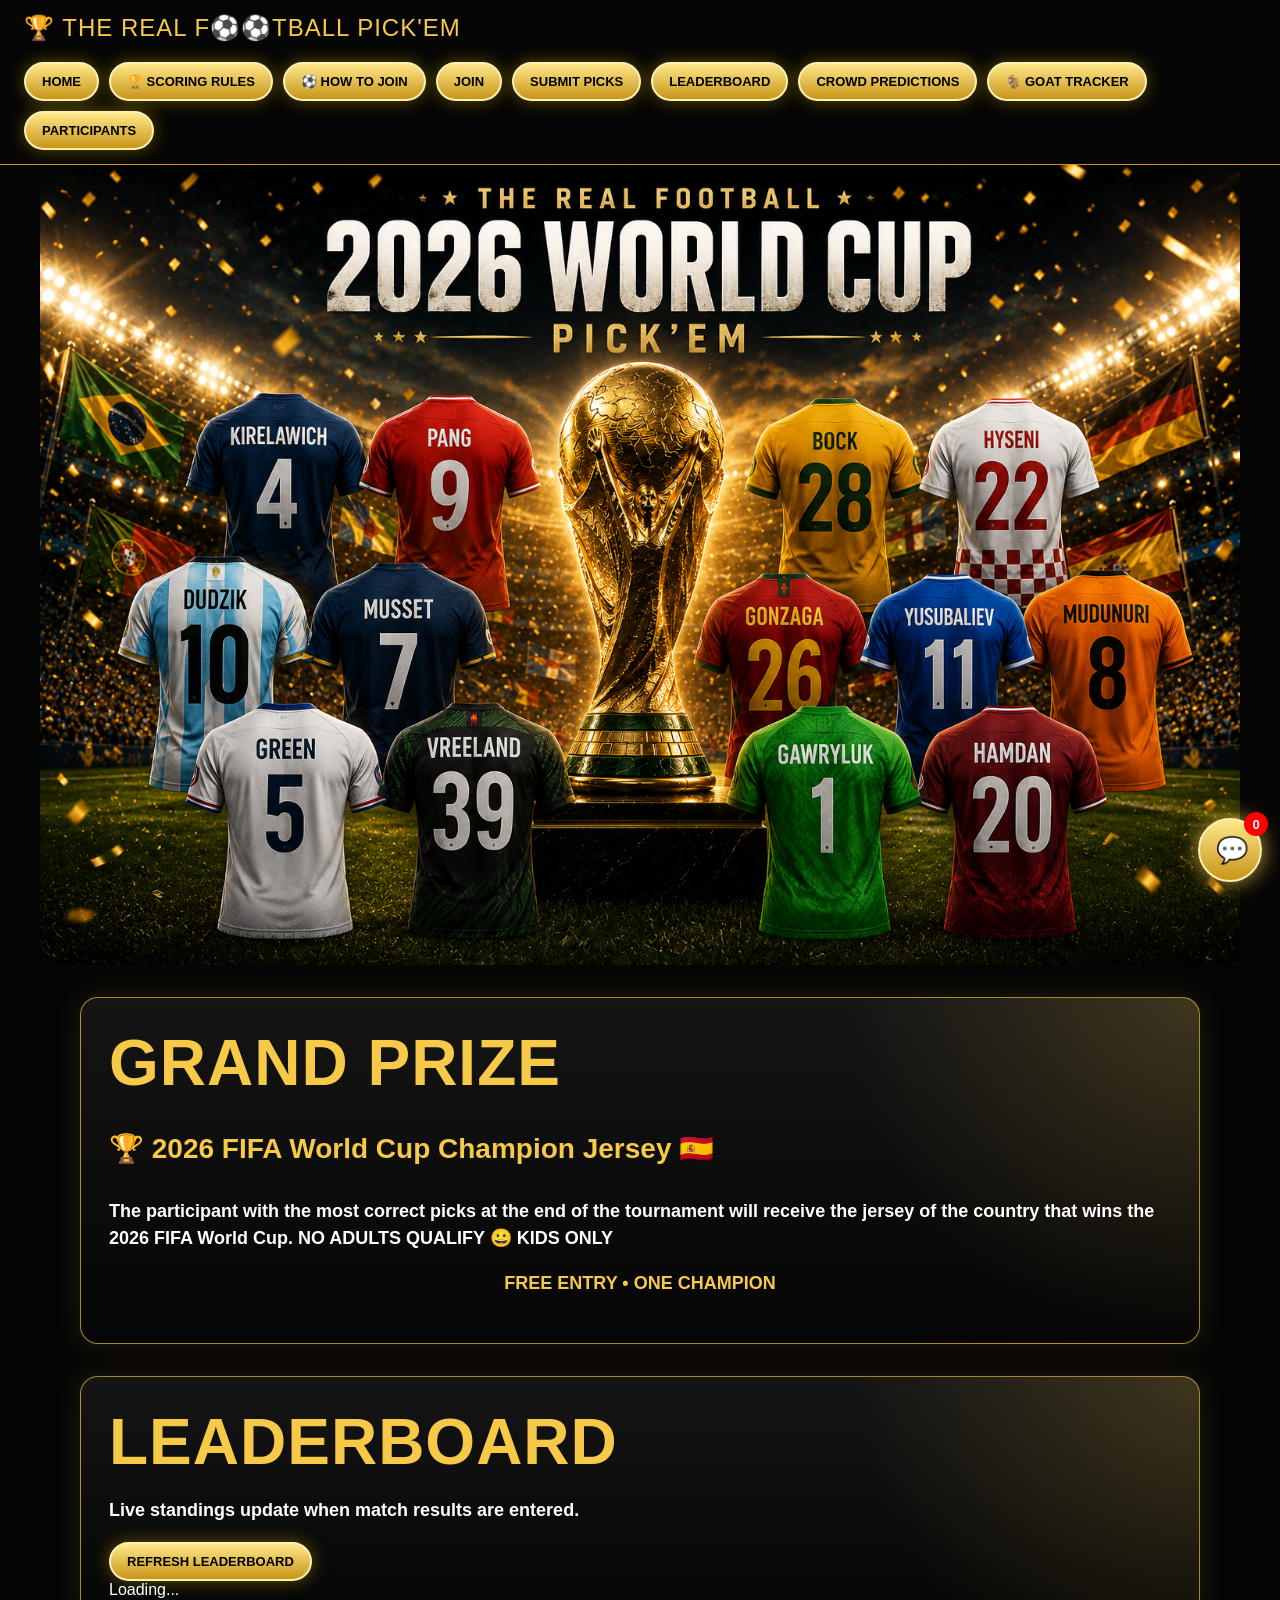
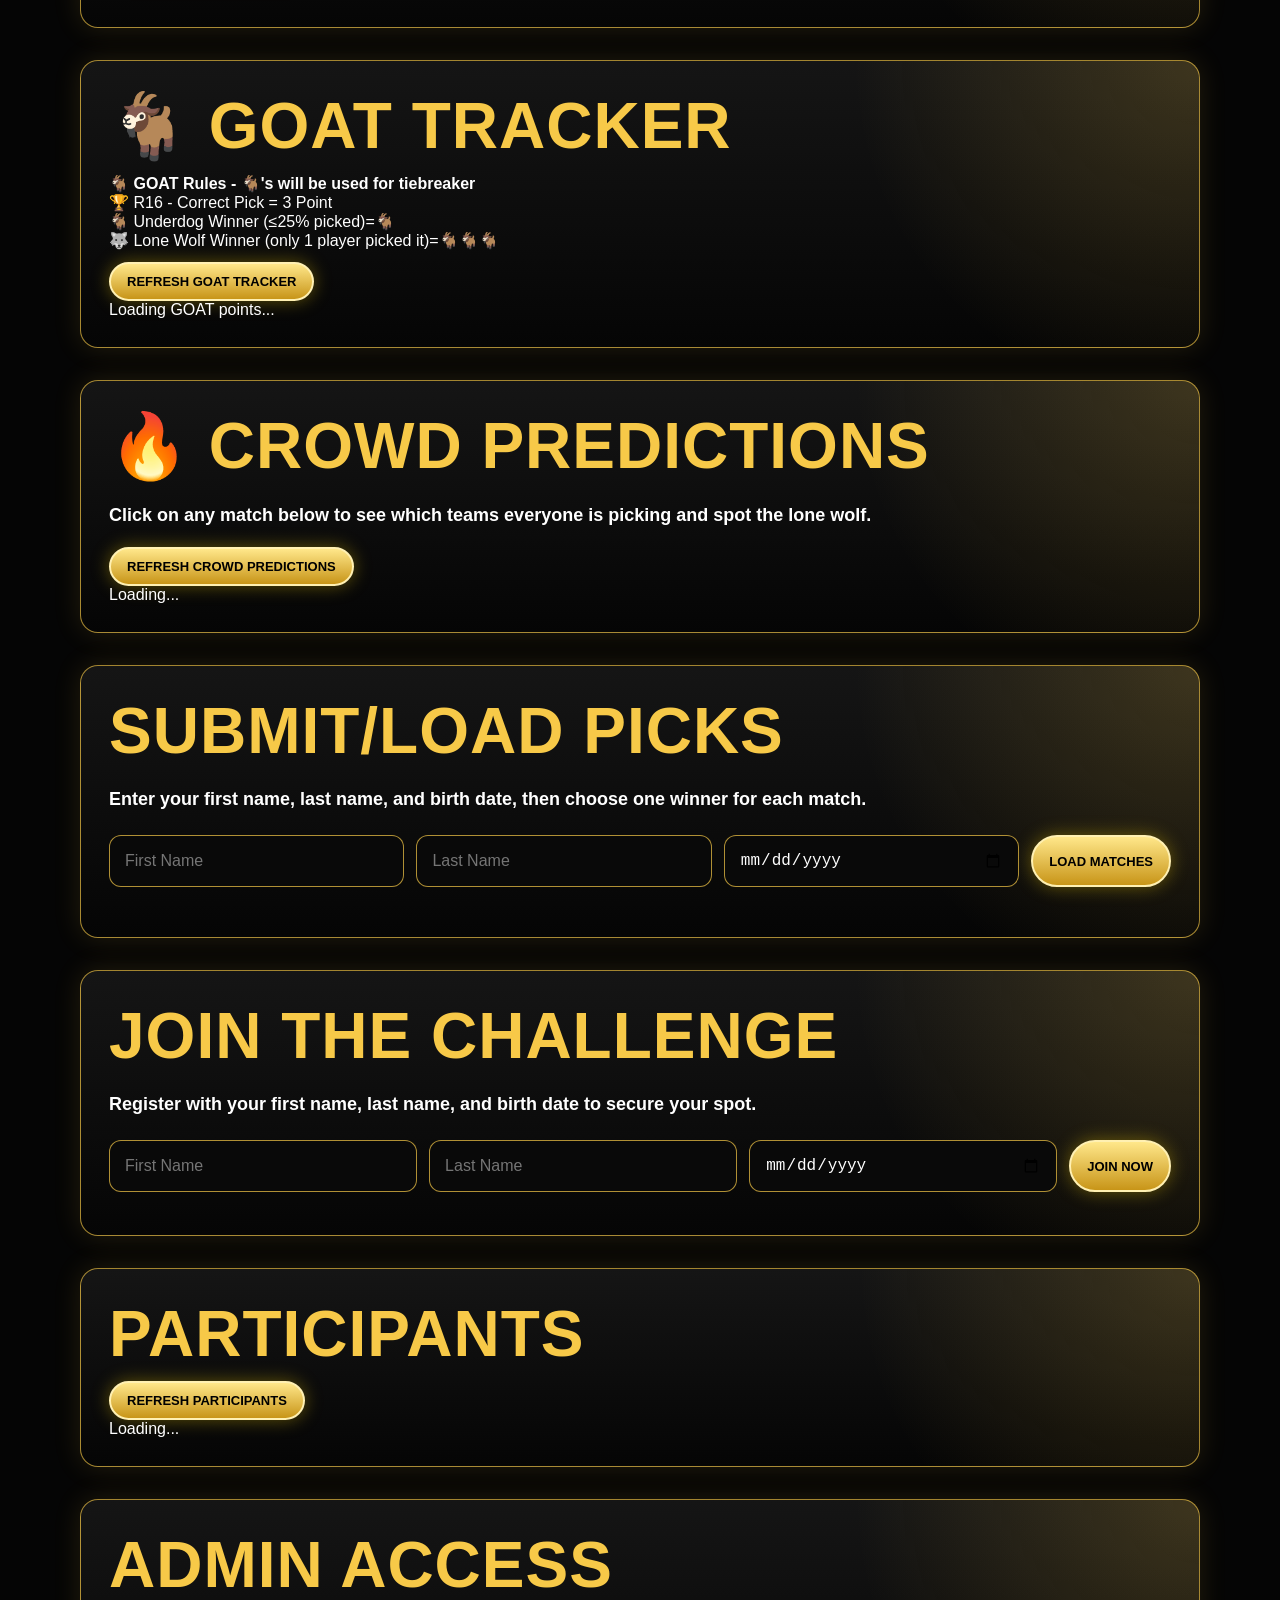
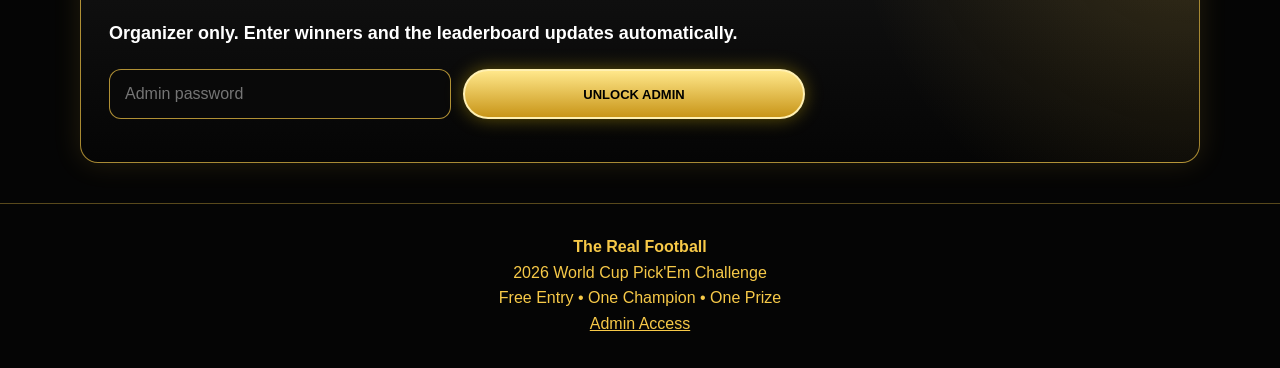
<file: index.html>
<!DOCTYPE html>
<html lang="en">
<head>
  <meta charset="UTF-8" />
  <meta name="viewport" content="width=device-width, initial-scale=1.0" />
  <title>The Real Football | 2026 World Cup Pick'Em</title>
  <meta property="og:title" content="The Real Football | 2026 World Cup Pick'Em">
<meta property="og:description" content="Free to enter. Pick every match. Climb the leaderboard. Win a jersey of the World Cup champion.">
<meta property="og:image" content="https://therealfootball.live/social-preview.png">
<meta property="og:image:width" content="1200">
<meta property="og:image:height" content="630">
<meta property="og:url" content="https://therealfootball.live">
<meta property="og:type" content="website">
<meta name="twitter:card" content="summary_large_image">
  <meta name="twitter:image" content="https://therealfootball.live/social-preview.png">
<meta name="twitter:title" content="The Real Football | 2026 World Cup Pick'Em">
<meta name="twitter:description" content="Free to enter. Pick every match. Climb the leaderboard.">
  <link rel="stylesheet" href="style.css" />
</head>
<body>
  <nav class="top-nav">
    <div class="logo"> 🏆 THE REAL F⚽⚽TBALL PICK'EM</div>

    <button class="hamburger" id="hamburgerBtn" aria-label="Open menu" aria-expanded="false">
      <span></span><span></span><span></span>
    </button>

    <div class="nav-links" id="navLinks">
      <a href="#top">Home</a>
      <a href="rules.html" target="_blank">🏆 SCORING RULES</a>
      <a href="how-it-works.html" target="_blank">⚽ How to Join</a>
      <a href="#join">Join</a>
      <a href="#submit-picks">Submit Picks</a>
      <a href="#leaderboard">Leaderboard</a>
      <a href="#crowd-predictions">Crowd Predictions</a>
       <a href="#goat-tracker">🐐 GOAT Tracker</a>
      <a href="#participants">Participants</a>
     
      
    </div>
  </nav>

  <main>
    <section class="hero" id="top">
      <img src="hero.png" alt="The Real Football 2026 World Cup Pick'Em">
    </section>


    <section class="panel prize">
      <h1>Grand Prize</h1>
      <p class="prize-main">🏆  2026 FIFA World Cup Champion Jersey 🇪🇸</p>
      <p>The participant with the most correct picks at the end of the tournament will receive the jersey of the country that wins the 2026 FIFA World Cup. NO ADULTS QUALIFY 😀 KIDS ONLY</p>
      <p class="gold-line">FREE ENTRY • ONE CHAMPION</p>
    </section>

  <section class="panel" id="leaderboard">
      <h1>Leaderboard</h1>
      <p>Live standings update when match results are entered.</p>
      <button onclick="loadLeaderboard()">Refresh Leaderboard</button>
      <div id="leaderboardData"></div>
    </section>
<section class="panel" id="goat-tracker">
  <h1>🐐 GOAT Tracker</h1>
 <div style="margin-bottom:12px;">
  <strong>🐐 GOAT Rules - 🐐's will be used for tiebreaker</strong><br>
  🏆 R16 - Correct Pick = 3 Point<br>
  🐐 Underdog Winner (≤25% picked)=🐐<br>
  🐺 Lone Wolf Winner (only 1 player picked it)=🐐🐐🐐
</div>
  <button onclick="loadGoatTracker()">Refresh GOAT Tracker</button>
  <div id="goatTrackerData">GOAT points appear after match results are entered.</div>
</section>

<section class="panel" id="crowd-predictions">
  <h1>🔥 Crowd Predictions</h1>
  <p>Click on any match below to see which teams everyone is picking and spot the lone wolf.</p>
  <button onclick="loadCrowdPredictions()">Refresh Crowd Predictions</button>
  <div id="crowdPredictionsData"></div>
</section>

<section class="panel" id="submit-picks">
      <h1>Submit/Load Picks</h1>
      <p>Enter your first name, last name, and birth date, then choose one winner for each match.</p>
      <div class="lookup-grid">
        <input id="lookupFirstName" placeholder="First Name" required>
        <input id="lookupLastName" placeholder="Last Name" required>
        <input id="lookupBirthDate" type="date" required>
        <button onclick="loadPickForm()">Load Matches</button>
      </div>
      <div id="pickMessage"></div>
      <form id="pickForm"></form>
    </section>

    
    <section class="intro panel" id="join">
      <h1>Join The Challenge</h1>
      <p>Register with your first name, last name, and birth date to secure your spot.</p>
      <form id="joinForm">
        <input id="firstName" placeholder="First Name" required>
        <input id="lastName" placeholder="Last Name" required>
        <input id="birthDate" type="date" required>
        <button type="submit">Join Now</button>
      </form>
      <div id="formMessage"></div>
    </section>

    
  
<section class="panel" id="participants">
  <h1>Participants</h1>
  <button onclick="loadParticipants()">Refresh Participants</button>
  <div id="participantsData"></div>
</section>

    <section class="panel" id="admin">
      <h1>Admin Access</h1>
      <p>Organizer only. Enter winners and the leaderboard updates automatically.</p>
      <div class="lookup-grid">
        <input id="adminPassword" type="password" placeholder="Admin password">
        <button onclick="unlockAdmin()">Unlock Admin</button>
      </div>
      <div id="adminMessage"></div>
      <div id="adminArea" class="hidden">
        <button onclick="loadAdminResults()">Load Result Entry</button>
        <div id="adminResultsData"></div>
      </div>
    </section>

    <footer>
      <strong>The Real Football</strong><br>
      2026 World Cup Pick'Em Challenge<br>
      Free Entry • One Champion • One Prize<br>
      <a href="#admin">Admin Access</a>
    </footer>
  </main>

<script>
const hamburgerBtn = document.getElementById("hamburgerBtn");
const navLinks = document.getElementById("navLinks");

hamburgerBtn.addEventListener("click", () => {
  navLinks.classList.toggle("open");
  hamburgerBtn.classList.toggle("open");
  hamburgerBtn.setAttribute("aria-expanded", navLinks.classList.contains("open"));
});

document.querySelectorAll(".nav-links a").forEach(link => {
  link.addEventListener("click", () => {
    navLinks.classList.remove("open");
    hamburgerBtn.classList.remove("open");
    hamburgerBtn.setAttribute("aria-expanded", "false");
  });
});

const SUPABASE_URL = "https://tgnwncfrlloiqdwrscok.supabase.co";
const SUPABASE_KEY = "sb_publishable_iaJe2pMEkG4PvJKA1aoKtA_6DIq9zXy";
const ADMIN_PASSWORD = "ECNL2";
let currentParticipant = null;
let currentMatches = [];
let existingPickMap = {};

const flags = {
  "Mexico":"🇲🇽","South Africa":"🇿🇦","South Korea":"🇰🇷","Czechia":"🇨🇿","Canada":"🇨🇦",
  "Bosnia and Herzegovina":"🇧🇦","USA":"🇺🇸","Paraguay":"🇵🇾","Haiti":"🇭🇹","Scotland":"🏴󠁧󠁢󠁳󠁣󠁴󠁿",
  "Australia":"🇦🇺","Türkiye":"🇹🇷","Brazil":"🇧🇷","Morocco":"🇲🇦","Qatar":"🇶🇦","Switzerland":"🇨🇭",
  "Côte d'Ivoire":"🇨🇮","Ecuador":"🇪🇨","Germany":"🇩🇪","Curaçao":"🇨🇼","Netherlands":"🇳🇱",
  "Japan":"🇯🇵","Sweden":"🇸🇪","Tunisia":"🇹🇳","Saudi Arabia":"🇸🇦","Uruguay":"🇺🇾",
  "Spain":"🇪🇸","Cape Verde":"🇨🇻","Iran":"🇮🇷","New Zealand":"🇳🇿","Belgium":"🇧🇪","Egypt":"🇪🇬",
  "France":"🇫🇷","Senegal":"🇸🇳","Iraq":"🇮🇶","Norway":"🇳🇴","Argentina":"🇦🇷","Algeria":"🇩🇿",
  "Austria":"🇦🇹","Jordan":"🇯🇴","Ghana":"🇬🇭","Panama":"🇵🇦","England":"🏴󠁧󠁢󠁥󠁮󠁧󠁿","Croatia":"🇭🇷",
  "Portugal":"🇵🇹","Congo DR":"🇨🇩","Uzbekistan":"🇺🇿","Colombia":"🇨🇴","Draw":"🤝"
};

function normalizeName(str) {
  return String(str || "").trim();
}

function escapeHtml(str) {
  return String(str || "").replace(/[&<>"']/g, s => ({
    "&":"&amp;","<":"&lt;",">":"&gt;","\"":"&quot;","'":"&#039;"
  }[s]));
}

function teamLabel(team) {
  return escapeHtml(team);
}

async function supabaseFetch(path, options = {}) {
  return fetch(`${SUPABASE_URL}/rest/v1/${path}`, {
    ...options,
    headers: {
      "apikey": SUPABASE_KEY,
      "Authorization": `Bearer ${SUPABASE_KEY}`,
      "Content-Type": "application/json",
      "Prefer": "return=representation",
      ...(options.headers || {})
    }
  });
}

function isLocked(match) {
  if (match.locked) return true;
  if (!match.kickoff_time) return false;
  return new Date(match.kickoff_time) <= new Date();
}

function displayName(player) {
  return `${player.first_name || ""} ${player.last_name || ""}`.trim() || player.name || "Player";
}

document.getElementById("joinForm").addEventListener("submit", async function(e) {
  e.preventDefault();
  const message = document.getElementById("formMessage");
  message.textContent = "Submitting...";
  message.className = "";

  const firstName = normalizeName(document.getElementById("firstName").value);
  const lastName = normalizeName(document.getElementById("lastName").value);
  const birthDate = document.getElementById("birthDate").value;
const existingRes = await supabaseFetch(
  "participants?select=first_name,last_name,name"
);

const existing = await existingRes.json();

const duplicate = Array.isArray(existing) && existing.some(p => {
  const existingFirst = normalizeName(p.first_name || "");
  const existingLast = normalizeName(p.last_name || "");
  const existingFull = normalizeName(p.name || "");
  const newFull = normalizeName(`${firstName} ${lastName}`);

  return (
    existingFirst === firstName && existingLast === lastName
  ) || existingFull === newFull;
});

if (duplicate) {
  message.textContent = "⚠️ This participant is already registered. Use Submit Picks to load your matches.";
  message.className = "error";
  return;
}
  const payload = {
    first_name: firstName,
    last_name: lastName,
    birth_date: birthDate,
    name: `${firstName} ${lastName}`.trim()
  };

  try {
    const res = await supabaseFetch("participants", {
      method: "POST",
      body: JSON.stringify(payload)
    });
    if (!res.ok) throw new Error(await res.text());

    message.textContent = "🏆 Registered! Now go to Submit Picks.";
    message.className = "success";
    document.getElementById("lookupFirstName").value = firstName;
    document.getElementById("lookupLastName").value = lastName;
    document.getElementById("lookupBirthDate").value = birthDate;
    e.target.reset();
    loadParticipants();
    loadLeaderboard();
  } catch (err) {
    message.textContent = "⚠️ Registration failed. This player may already be registered.";
    message.className = "error";
    console.error(err);
  }
});

async function loadPickForm() {
  const msg = document.getElementById("pickMessage");
  const form = document.getElementById("pickForm");
  form.innerHTML = "";
  msg.textContent = "Loading matches...";
  msg.className = "";

  const firstName = normalizeName(document.getElementById("lookupFirstName").value);
  const lastName = normalizeName(document.getElementById("lookupLastName").value);
  const birthDate = document.getElementById("lookupBirthDate").value;

  if (!firstName || !lastName || !birthDate) {
    msg.textContent = "Enter first name, last name, and birth date first.";
    msg.className = "error";
    return;
  }

  const lookup = `participants?select=id,first_name,last_name,birth_date,name&first_name=ilike.${encodeURIComponent(firstName)}&last_name=ilike.${encodeURIComponent(lastName)}&birth_date=eq.${encodeURIComponent(birthDate)}`;
  const pRes = await supabaseFetch(lookup);
  const participants = await pRes.json();

  if (!Array.isArray(participants) || participants.length === 0) {
    msg.textContent = "No player found. Please register first.";
    msg.className = "error";
    return;
  }

  currentParticipant = participants[0];

 const mRes = await supabaseFetch("matches?select=*&match_number=eq.103");
  currentMatches = await mRes.json();

  const existingRes = await supabaseFetch(`picks?select=match_id,selected_team&participant_id=eq.${currentParticipant.id}`);
  const existing = await existingRes.json();
  existingPickMap = {};
  if (Array.isArray(existing)) existing.forEach(p => existingPickMap[p.match_id] = p.selected_team);

  msg.textContent = `Welcome, ${displayName(currentParticipant)}. Make or update your picks below.`;
  msg.className = "success";

  form.innerHTML = currentMatches.map(match => {
    const locked = isLocked(match);
    const saved = existingPickMap[match.id] || "";
    const kickoff = match.kickoff_time ? new Date(match.kickoff_time).toLocaleString() : "";

    function choice(team) {
      const checked = saved === team ? "checked" : "";
      const disabled = locked ? "disabled" : "";
      return `<label class="choice"><input type="radio" name="${match.id}" value="${escapeHtml(team)}" ${checked} ${disabled}><span>${teamLabel(team)}</span></label>`;
    }

    return `<div class="match-card ${locked ? "match-locked" : ""}">
      <div class="match-title">Match ${match.match_number} • ${escapeHtml(match.group_name || match.round)} <span class="${locked ? "locked" : "open"}">${locked ? "🔒 Locked" : "Open"}</span></div>
      <div class="kickoff">${kickoff}</div>
      <div class="teams">${teamLabel(match.team_a)} <b>vs</b> ${teamLabel(match.team_b)}</div>
      <div class="choices">${choice(match.team_a)}${match.allow_draw ? choice("Draw") : ""}${choice(match.team_b)}</div>
    </div>`;
  }).join("") + `<button type="submit" class="submit-picks-btn">Save My Picks</button>`;
}

document.getElementById("pickForm").addEventListener("submit", async function(e) {
  e.preventDefault();
  const msg = document.getElementById("pickMessage");
  if (!currentParticipant) return;

  const picks = [];
  for (const match of currentMatches) {
    if (isLocked(match)) continue;
    const selected = document.querySelector(`input[name="${match.id}"]:checked`);
    if (selected) picks.push({participant_id: currentParticipant.id, match_id: match.id, selected_team: selected.value});
  }

  if (picks.length === 0) {
    msg.textContent = "Choose at least one open match before saving.";
    msg.className = "error";
    return;
  }

  const res = await fetch(`${SUPABASE_URL}/rest/v1/picks?on_conflict=participant_id,match_id`, {
    method: "POST",
    headers: {
      "apikey": SUPABASE_KEY,
      "Authorization": `Bearer ${SUPABASE_KEY}`,
      "Content-Type": "application/json",
      "Prefer": "resolution=merge-duplicates,return=representation"
    },
    body: JSON.stringify(picks)
  });

  if (!res.ok) {
    msg.textContent = "⚠️ Picks could not be saved.";
    msg.className = "error";
    return;
  }

  msg.textContent = `✅ Saved ${picks.length} pick(s)!`;
  msg.className = "success";
  loadPublicPicks();
});
async function loadChat() {
  const el = document.getElementById("chatMessages");
if (!el) return;
  const res = await supabaseFetch(
    "chat_messages?select=*&order=created_at.desc&limit=50"
  );

  const data = await res.json();
const badge = document.getElementById("chatBadge");
if (badge) badge.textContent = data.length;
  el.innerHTML = data.reverse().map(msg => `
    <div style="padding:8px;border-bottom:1px solid #333;">
      <strong>${escapeHtml(msg.player_name)}</strong><br>
      ${escapeHtml(msg.message)}
    </div>
  `).join("");
}

async function sendChat() {
  const nameInput = document.getElementById("chatName");
  const messageInput = document.getElementById("chatMessage");

  const name = nameInput.value.trim();
  const message = messageInput.value.trim();

  if (!name || !message) {
    alert("Enter your name and message first.");
    return;
  }

  const res = await supabaseFetch("chat_messages", {
    method: "POST",
    body: JSON.stringify({
      player_name: name,
      message: message
    })
  });

  console.log("Chat response:", res);

  if (!res.ok) {
    const errorText = await res.text();
    alert("Chat message could not be sent.");
    console.error("Chat send error:", errorText);
    return;
  }

  messageInput.value = "";
  await loadChat();
}

async function loadParticipants() {
  const el = document.getElementById("participantsData");
  el.innerHTML = "Loading...";
  const res = await supabaseFetch("participants?select=id,first_name,last_name,birth_date,name,created_at&order=created_at.desc");
  const data = await res.json();
  if (!Array.isArray(data) || data.length === 0) {
    el.innerHTML = "<p>No participants yet.</p>";
    return;
  }
  el.innerHTML = `<table><tr><th>Name</th><th>Registered</th></tr>` +
    data.map(p => `<tr><td>${escapeHtml(displayName(p))}</td><td>${new Date(p.created_at).toLocaleDateString()}</td></tr>`).join("") +
    `</table>`;
}

async function loadLeaderboard() {
  const el = document.getElementById("leaderboardData");
  el.innerHTML = "Loading...";

  const [leaderRes, picksRes, resultsRes] = await Promise.all([
    supabaseFetch("leaderboard?select=*&order=correct_picks.desc"),
    supabaseFetch("public_picks?select=*"),
    supabaseFetch("results?select=match_id,winning_team")
  ]);

  const data = await leaderRes.json();
  const picks = await picksRes.json();
  const results = await resultsRes.json();

  const goatPoints = {};

  if (Array.isArray(picks) && Array.isArray(results)) {
    results.forEach(result => {
      const matchPicks = picks.filter(p => p.match_id === result.match_id);
      const winners = matchPicks.filter(p => p.selected_team === result.winning_team);

      if (matchPicks.length === 0) return;

      const percent = winners.length / matchPicks.length;

      if (percent <= 0.25) {
        winners.forEach(p => {
          goatPoints[p.player_name] =
            (goatPoints[p.player_name] || 0) + 1;

          if (winners.length === 1) {
            goatPoints[p.player_name] += 2;
          }
        });
      }
    });
  }
const manualRes = await supabaseFetch("manual_goat_points?select=player_name,points");
const manualPoints = await manualRes.json();

if (Array.isArray(manualPoints)) {
  manualPoints.forEach(row => {
    goatPoints[row.player_name] =
      (goatPoints[row.player_name] || 0) + Number(row.points || 0);
  });
}
  if (!Array.isArray(data) || data.length === 0) {
    el.innerHTML = "<p>No scores yet.</p>";
    return;
  }

  el.innerHTML =
    `<table>
      <tr>
        <th>Rank</th>
        <th>Name</th>
        <th>Points</th>
        <th>GOAT</th>
      </tr>` +
    data.map((p, i) => {
      const goats = goatPoints[p.name] || 0;
      return `
        <tr>
          <td>${i === 0 ? "🏆" : i + 1}</td>
          <td>${escapeHtml(p.name)}</td>
          <td>${p.correct_picks}</td>
         <td>${goats > 0 ? `🐐 ${goats}` : "-"}</td>
        </tr>
      `;
    }).join("") +
    `</table>`;
}

async function loadPublicPicks() {
  const el = document.getElementById("publicPicksData");
  el.innerHTML = "Loading...";
 const res = await supabaseFetch("public_picks?select=*&order=match_number.asc");
  const data = await res.json();

  if (!Array.isArray(data) || data.length === 0) {
    el.innerHTML = "<p>No picks submitted yet.</p>";
    return;
  }

  el.innerHTML = `<table><tr><th>Player</th><th>Match</th><th>Pick</th></tr>` +
    data.map(p => {
      const matchLabel = `M${p.match_number}: ${teamLabel(p.team_a)} vs ${teamLabel(p.team_b)}`;
      return `<tr><td>${escapeHtml(p.player_name)}</td><td>${matchLabel}</td><td>${teamLabel(p.selected_team)}</td></tr>`;
    }).join("") +
    `</table>`;
  }
  async function loadGoatTracker() {
  const el = document.getElementById("goatTrackerData");
  el.innerHTML = "Loading GOAT points...";

  const [picksRes, resultsRes] = await Promise.all([
    supabaseFetch("public_picks?select=*"),
    supabaseFetch("results?select=match_id,winning_team")
  ]);

  const picks = await picksRes.json();
  const results = await resultsRes.json();

  if (!Array.isArray(picks) || !Array.isArray(results)) {
    el.innerHTML = "<p>No GOAT points yet.</p>";
    return;
  }

  const goatPoints = {};

  results.forEach(result => {
    const matchPicks = picks.filter(p => p.match_id === result.match_id);
    const winners = matchPicks.filter(p => p.selected_team === result.winning_team);

    if (matchPicks.length === 0) return;

    const percent = winners.length / matchPicks.length;

    if (percent <= 0.25) {
  winners.forEach(p => {
    goatPoints[p.player_name] =
      (goatPoints[p.player_name] || 0) + 1;

    if (winners.length === 1) {
      goatPoints[p.player_name] += 2;
    }
  });
}
  });
const manualRes = await supabaseFetch("manual_goat_points?select=player_name,points");
const manualPoints = await manualRes.json();

if (Array.isArray(manualPoints)) {
  manualPoints.forEach(row => {
    goatPoints[row.player_name] =
      (goatPoints[row.player_name] || 0) + Number(row.points || 0);
  });
}
  const leaders = Object.entries(goatPoints)
    .sort((a,b) => b[1] - a[1]);

  if (leaders.length === 0) {
    el.innerHTML = "<p>No GOAT points awarded yet.</p>";
    return;
  }

  el.innerHTML =
  `
  <div class="match-card">
    ${leaders.map(([name, pts], i) => {
      const rank =
        i === 0 ? "🥇" :
        i === 1 ? "🥈" :
        i === 2 ? "🥉" :
        `${i + 1}.`;

      return `
        <p style="font-size:1.2rem; margin:12px 0;">
          <strong>${rank} ${escapeHtml(name)}</strong>
          ${"🐐".repeat(pts)}
        </p>
      `;
    }).join("")}
  </div>
  `;
}
async function loadCrowdPredictions() {
  const el = document.getElementById("crowdPredictionsData");
  el.innerHTML = "Loading...";

 const res = await supabaseFetch("public_picks?select=*&match_number=eq.103");
  const data = await res.json();

  if (!Array.isArray(data) || data.length === 0) {
    el.innerHTML = "<p>No picks submitted yet.</p>";
    return;
  }

  const matches = {};

  data.forEach(p => {
    const key = p.match_id;
    if (!matches[key]) {
      matches[key] = {
        match_number: p.match_number,
        team_a: p.team_a,
        team_b: p.team_b,
        picks: {}
      };
    }

    matches[key].picks[p.selected_team] = matches[key].picks[p.selected_team] || [];
    matches[key].picks[p.selected_team].push(p.player_name);
  });

  el.innerHTML = Object.values(matches)
    .sort((a, b) => a.match_number - b.match_number)
    .map(match => {
      const total = Object.values(match.picks).reduce((sum, players) => sum + players.length, 0);

      const picksHtml = Object.entries(match.picks)
        .map(([team, players]) => {
          const percent = Math.round((players.length / total) * 100);
          const loneWolf = players.length === 1 ? ` 🐺 Lone Wolf: ${escapeHtml(players[0])}` : "";

          return `<p><strong>${teamLabel(team)}</strong>: ${percent}% (${players.length} pick${players.length === 1 ? "" : "s"})${loneWolf}</p>`;
        })
        .join("");

      const favorite = Object.entries(match.picks)
  .sort((a, b) => b[1].length - a[1].length)[0];

const favoriteTeam = favorite ? favorite[0] : "-";
const favoritePercent = favorite ? Math.round((favorite[1].length / total) * 100) : 0;
const hasLoneWolf = Object.values(match.picks)
  .some(players => players.length === 1);

return `
  <details class="match-card">
    <summary>
      M${match.match_number}: ${teamLabel(match.team_a)} vs ${teamLabel(match.team_b)}
     — 🔥 ${teamLabel(favoriteTeam)} ${favoritePercent}% ${hasLoneWolf ? "🐺" : ""}
    </summary>
    ${picksHtml}
  </details>
      `;
    })
    .join("");
}
function unlockAdmin() {
  const msg = document.getElementById("adminMessage");
  if (document.getElementById("adminPassword").value === ADMIN_PASSWORD) {
    document.getElementById("adminArea").classList.remove("hidden");
    msg.textContent = "✅ Admin unlocked.";
    msg.className = "success";
    loadAdminResults();
  } else {
    msg.textContent = "Wrong password.";
    msg.className = "error";
  }
}

async function loadAdminResults() {
  const el = document.getElementById("adminResultsData");
  el.innerHTML = "Loading result entry...";

  const [matchRes, resultRes] = await Promise.all([
supabaseFetch("matches?select=*&match_number=eq.103"),
    supabaseFetch("results?select=match_id,winning_team")
  ]);

  const matches = await matchRes.json();
  const results = await resultRes.json();

  const resultMap = {};
  if (Array.isArray(results)) {
    results.forEach(r => resultMap[r.match_id] = r.winning_team);
  }

  el.innerHTML = matches.map(match => {
    const current = resultMap[match.id] || "";
    const options = [match.team_a, match.allow_draw ? "Draw" : null, match.team_b].filter(Boolean);

    return `<div class="admin-match">
      <strong>M${match.match_number}:</strong> ${teamLabel(match.team_a)} vs ${teamLabel(match.team_b)}
      <select id="result-${match.id}">
        <option value="">No result yet</option>
        ${options.map(o => `<option value="${escapeHtml(o)}" ${current === o ? "selected" : ""}>${escapeHtml(o)}</option>`).join("")}
      </select>
      <button onclick="saveResult('${match.id}')">Save Result</button>
    </div>`;
  }).join("");
}
async function saveResult(matchId) {
  const msg = document.getElementById("adminMessage");
  const value = document.getElementById(`result-${matchId}`).value;

  if (!value) {
    const clearRes = await fetch(`${SUPABASE_URL}/rest/v1/results?match_id=eq.${matchId}`, {
      method: "DELETE",
      headers: {
        "apikey": SUPABASE_KEY,
        "Authorization": `Bearer ${SUPABASE_KEY}`,
        "Content-Type": "application/json"
      }
    });

    if (!clearRes.ok) {
      msg.textContent = "⚠️ Could not clear result.";
      msg.className = "error";
      return;
    }

    msg.textContent = `✅ Result cleared for ${matchId}.`;
    msg.className = "success";
    loadLeaderboard();
    loadGoatTracker();
    return;
  }

  const payload = { match_id: matchId, winning_team: value };

  const res = await fetch(`${SUPABASE_URL}/rest/v1/results?on_conflict=match_id`, {
    method: "POST",
    headers: {
      "apikey": SUPABASE_KEY,
      "Authorization": `Bearer ${SUPABASE_KEY}`,
      "Content-Type": "application/json",
      "Prefer": "resolution=merge-duplicates,return=representation"
    },
    body: JSON.stringify(payload)
  });

  if (!res.ok) {
    msg.textContent = "⚠️ Could not save result.";
    msg.className = "error";
    return;
  }

  msg.textContent = `✅ Result saved for ${matchId}.`;
  msg.className = "success";
  loadLeaderboard();
  loadGoatTracker();
}
function toggleChat() {
  document.getElementById("chatPopup").classList.toggle("hidden");
  document.getElementById("chatBadge").textContent = "0";
}
loadParticipants();
loadLeaderboard();
loadCrowdPredictions();
loadGoatTracker();
loadChat();

setInterval(loadChat, 5000);
</script>
 <button id="chatToggle" onclick="toggleChat()">
  💬 <span id="chatBadge">0</span>
</button>

<div id="chatPopup" class="hidden">
  <div id="chatHeader">
    <strong>💬 Team Chat</strong>
    <button onclick="toggleChat()">✕</button>
  </div>

  <div id="chatMessages"></div>

  <div id="chatInputRow">
    <input id="chatName" placeholder="Your name">
   <textarea id="chatMessage" placeholder="Type message..." rows="3"></textarea>
    <button onclick="sendChat()">Send</button>
  </div>
</div>
</body>
</html>
</file>
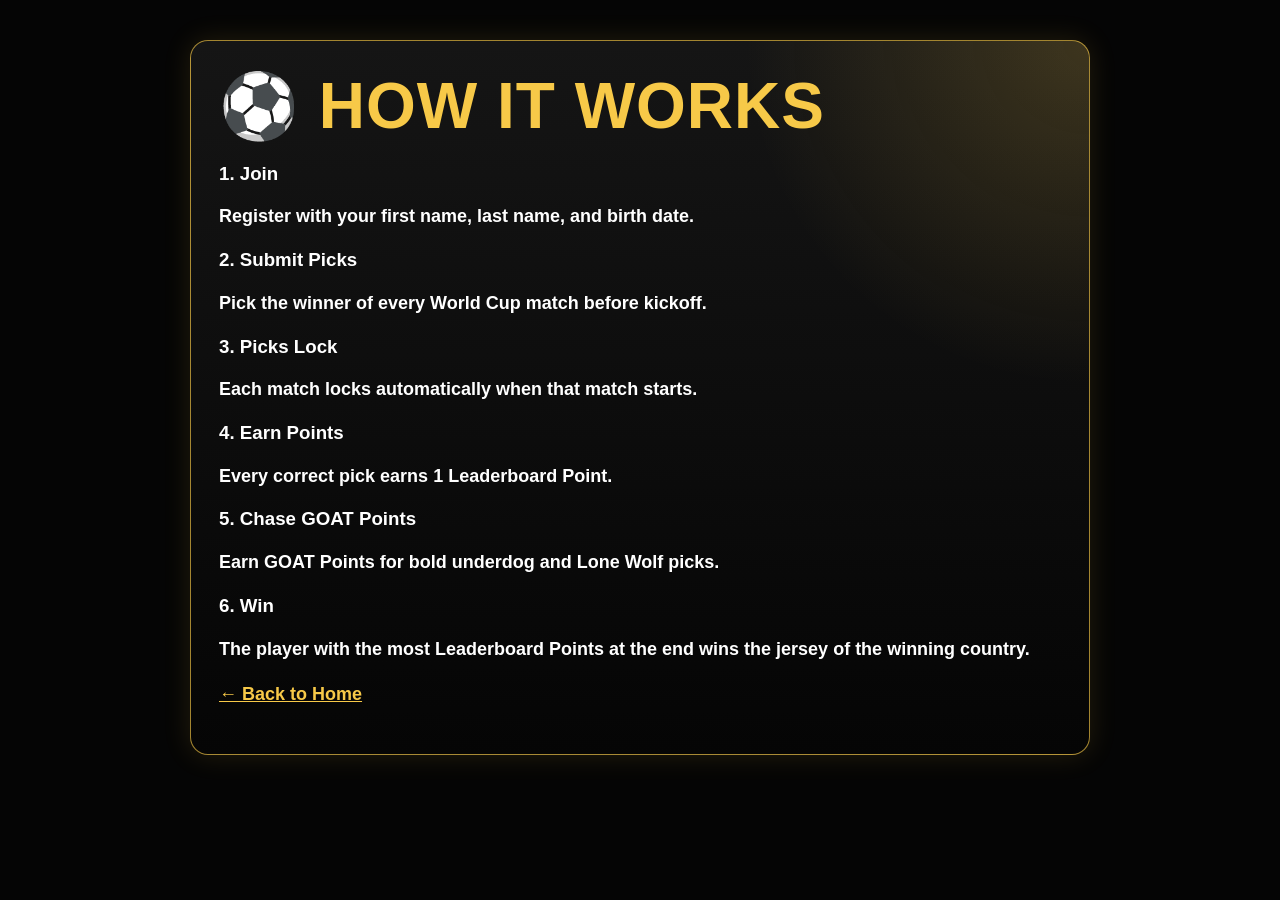
<file: how-it-works.html>
<!DOCTYPE html>
<html lang="en">
<head>
  <meta charset="UTF-8">
  <meta name="viewport" content="width=device-width, initial-scale=1.0">
  <title>The Real Football | How It Works</title>
  <link rel="stylesheet" href="style.css">
</head>
<body>

  <div class="panel" style="max-width:900px;margin:40px auto;">
    <h1>⚽ How It Works</h1>

    <h3>1. Join</h3>
    <p>Register with your first name, last name, and birth date.</p>

    <h3>2. Submit Picks</h3>
    <p>Pick the winner of every World Cup match before kickoff.</p>

    <h3>3. Picks Lock</h3>
    <p>Each match locks automatically when that match starts.</p>

    <h3>4. Earn Points</h3>
    <p>Every correct pick earns 1 Leaderboard Point.</p>

    <h3>5. Chase GOAT Points</h3>
    <p>Earn GOAT Points for bold underdog and Lone Wolf picks.</p>

    <h3>6. Win</h3>
    <p>The player with the most Leaderboard Points at the end wins the jersey of the winning country.</p>

    <p>
      <a href="index.html" style="color:#f7c948;font-weight:bold;">← Back to Home</a>
    </p>
  </div>

</body>
</html>
</file>
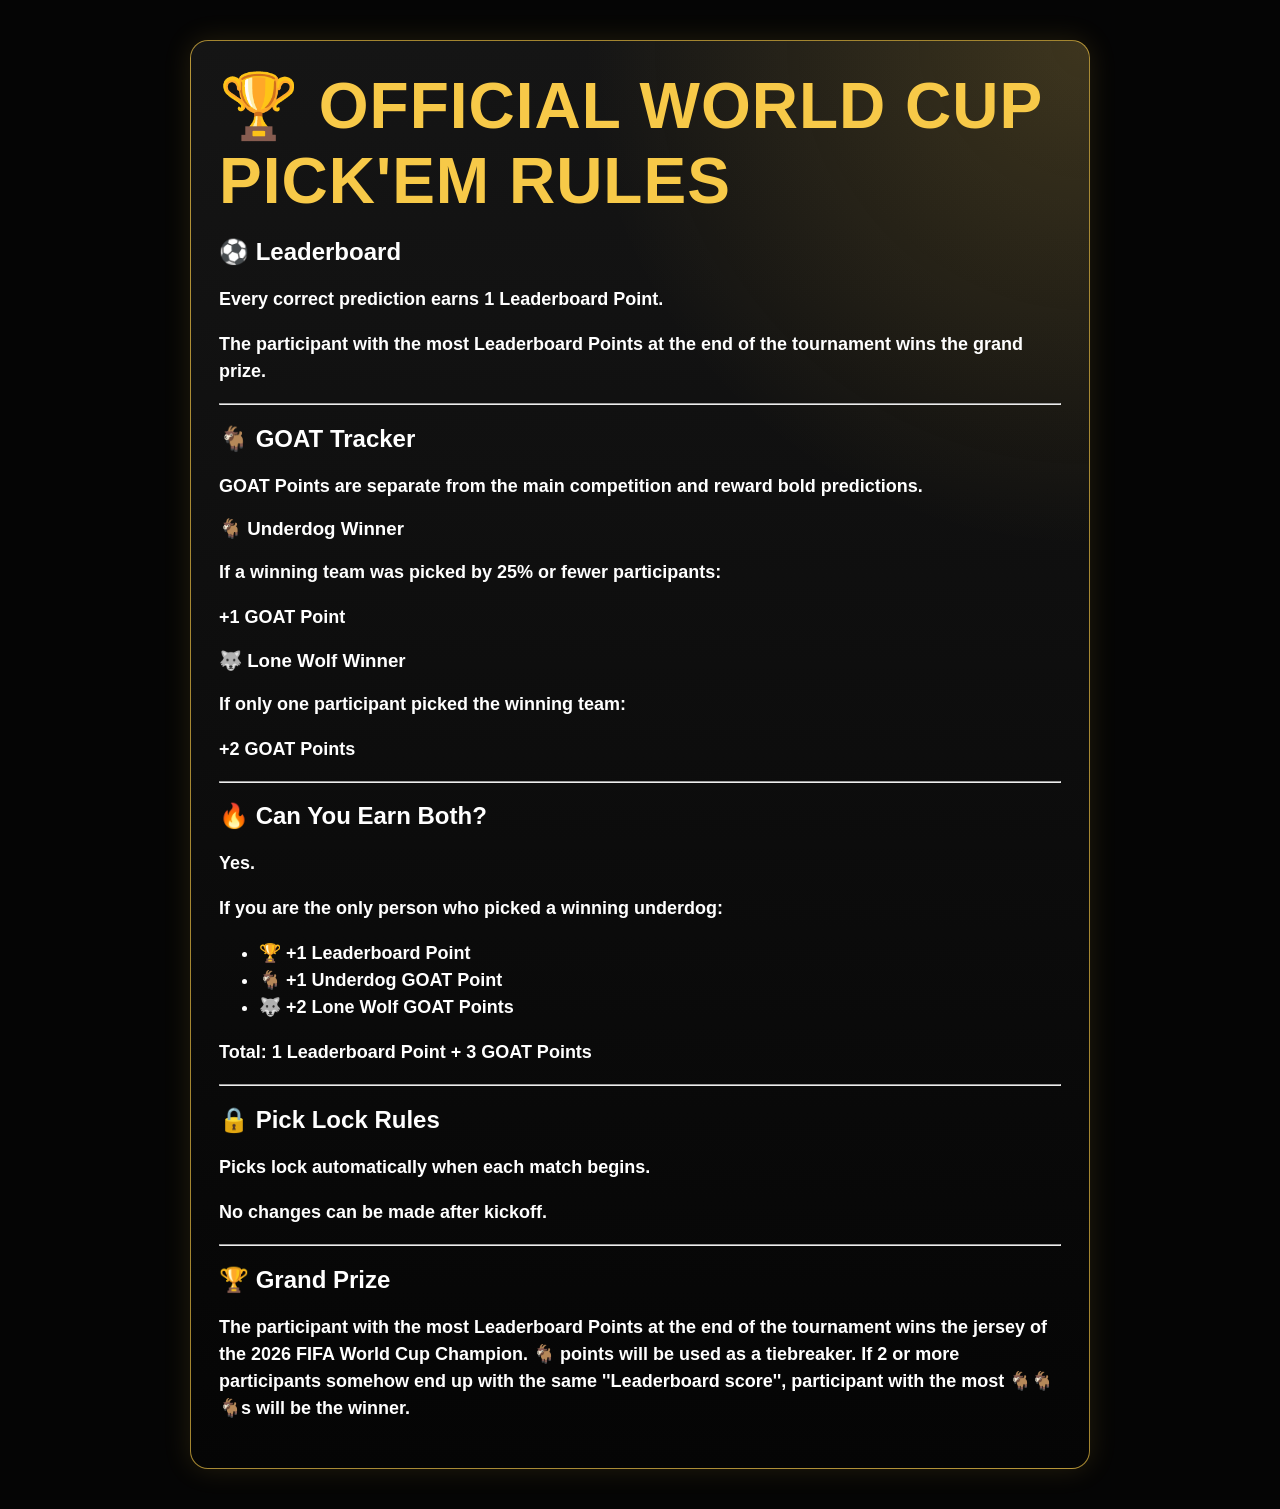
<file: rules.html>
<!DOCTYPE html>
<html lang="en">
<head>
<meta charset="UTF-8">
<meta name="viewport" content="width=device-width, initial-scale=1.0">
<title>Official Scoring Rules</title>
<link rel="stylesheet" href="style.css">
</head>

<body>

<div class="panel" style="max-width:900px;margin:40px auto;">

<h1>🏆 Official World Cup Pick'Em Rules</h1>

<h2>⚽ Leaderboard</h2>

<p>
Every correct prediction earns <strong>1 Leaderboard Point</strong>.
</p>

<p>
The participant with the most Leaderboard Points at the end of the tournament wins the grand prize.
</p>

<hr>

<h2>🐐 GOAT Tracker</h2>

<p>
GOAT Points are separate from the main competition and reward bold predictions.
</p>

<h3>🐐 Underdog Winner</h3>

<p>
If a winning team was picked by 25% or fewer participants:
</p>

<p>
<strong>+1 GOAT Point</strong>
</p>

<h3>🐺 Lone Wolf Winner</h3>

<p>
If only one participant picked the winning team:
</p>

<p>
<strong>+2 GOAT Points</strong>
</p>

<hr>

<h2>🔥 Can You Earn Both?</h2>

<p>
Yes.
</p>

<p>
If you are the only person who picked a winning underdog:
</p>

<ul>
<li>🏆 +1 Leaderboard Point</li>
<li>🐐 +1 Underdog GOAT Point</li>
<li>🐺 +2 Lone Wolf GOAT Points</li>
</ul>

<p>
<strong>Total: 1 Leaderboard Point + 3 GOAT Points</strong>
</p>

<hr>

<h2>🔒 Pick Lock Rules</h2>

<p>
Picks lock automatically when each match begins.
</p>

<p>
No changes can be made after kickoff.
</p>

<hr>

<h2>🏆 Grand Prize</h2>

<p>
The participant with the most Leaderboard Points at the end of the tournament wins the jersey of the 2026 FIFA World Cup Champion. 🐐 points will be used as a tiebreaker. If 2 or more participants somehow end up with the same ''Leaderboard score'', participant with the most 🐐🐐🐐s will be the winner.
</p>

</div>

</body>
</html>
</file>
<file: style.css>
*{box-sizing:border-box}
html,body{margin:0;background:#050505;color:#fff;font-family:Arial,sans-serif;scroll-behavior:smooth}
.top-nav{position:sticky;top:0;z-index:999;background:#050505;border-bottom:1px solid #c89518;display:flex;align-items:center;justify-content:space-between;gap:20px;padding:14px 24px;flex-wrap:wrap}
.logo{font-family:Impact,Haettenschweiler,'Arial Narrow Bold',sans-serif;color:#f7c948;font-size:24px;letter-spacing:1px}
.nav-links{display:flex;gap:10px;flex-wrap:wrap}
.hamburger{display:none;width:46px;height:42px;padding:8px;border-radius:10px;background:linear-gradient(180deg,#ffe78a,#c89518);border:2px solid #fff0b2;box-shadow:0 0 18px rgba(255,215,0,.35);cursor:pointer}
.hamburger span{display:block;height:3px;background:#000;margin:5px 0;border-radius:3px;transition:.2s}
.hamburger.open span:nth-child(1){transform:translateY(8px) rotate(45deg)}
.hamburger.open span:nth-child(2){opacity:0}
.hamburger.open span:nth-child(3){transform:translateY(-8px) rotate(-45deg)}
.nav-links a,button,.submit-picks-btn{background:linear-gradient(180deg,#ffe78a,#c89518);color:#000;text-decoration:none;padding:10px 16px;border-radius:999px;font-weight:900;border:2px solid #fff0b2;text-transform:uppercase;box-shadow:0 0 18px rgba(255,215,0,.35);cursor:pointer;font-size:13px}
.hero{max-width:1200px;margin:0 auto;background:#000}
.hero img{display:block;width:100%;height:auto}
.panel{max-width:1120px;margin:32px auto;padding:28px;background:radial-gradient(circle at top right,rgba(247,201,72,.18),transparent 30%),linear-gradient(180deg,#151515,#050505);border:1px solid rgba(247,201,72,.65);border-radius:18px;box-shadow:0 0 28px rgba(247,201,72,.13)}
.panel h1{margin:0 0 10px;color:#f7c948;font-family:Impact,Haettenschweiler,'Arial Narrow Bold',sans-serif;text-transform:uppercase;font-size:clamp(36px,5vw,64px);letter-spacing:1px}
.panel p,.panel li{font-size:18px;font-weight:700;line-height:1.5}
.prize-main{font-size:28px!important;color:#f7c948}
.gold-line{color:#f7c948;font-weight:900;text-align:center}
.steps{display:grid;grid-template-columns:repeat(5,1fr);gap:14px;margin-top:24px}
.step{background:#080808;border:1px solid rgba(247,201,72,.45);border-radius:16px;padding:18px;text-align:center}
.step span{display:inline-grid;place-items:center;width:42px;height:42px;border-radius:50%;background:#f7c948;color:#000;font-weight:900;font-size:20px}
.step h3{color:#fff;text-transform:uppercase;margin:12px 0 8px}
.step p{font-size:14px;margin:0;color:#ddd}
form,.lookup-grid{display:grid;grid-template-columns:1fr 1fr 1fr auto;gap:12px;margin-top:22px}
input,select{padding:15px;border-radius:12px;border:1px solid rgba(247,201,72,.7);background:#090909;color:#fff;font-size:16px}
#formMessage,#pickMessage,#adminMessage{margin-top:15px;font-weight:900;font-size:18px}.success{color:#83ff8d}.error{color:#ff7676}.hidden{display:none}
.match-card{margin:16px 0;padding:18px;background:#080808;border:1px solid rgba(247,201,72,.45);border-radius:16px}.match-locked{opacity:.65}
.match-title{color:#f7c948;font-weight:900;text-transform:uppercase;margin-bottom:8px;display:flex;justify-content:space-between;gap:12px;flex-wrap:wrap}.locked{color:#ff7676}.open{color:#83ff8d}
.kickoff{color:#ddd;font-size:13px;margin-bottom:8px;font-weight:700}.teams{font-size:22px;font-weight:900;margin-bottom:12px}.teams b{color:#f7c948}
.choices{display:grid;grid-template-columns:repeat(3,1fr);gap:10px}.choice input{display:none}.choice span{display:block;padding:14px;border:2px solid rgba(247,201,72,.55);border-radius:12px;text-align:center;font-weight:900;cursor:pointer;background:#111}
.choice input:checked+span{background:linear-gradient(180deg,#ffe78a,#c89518);color:#000;box-shadow:0 0 18px rgba(255,215,0,.5)}.choice input:disabled+span{cursor:not-allowed;opacity:.55}
.submit-picks-btn{margin-top:18px;width:100%;font-size:18px;padding:15px}
table{width:100%;border-collapse:collapse;margin-top:18px;background:#080808;border-radius:12px;overflow:hidden}th,td{text-align:left;padding:14px;border-bottom:1px solid rgba(247,201,72,.25)}th{color:#f7c948;text-transform:uppercase}
.admin-match{display:grid;grid-template-columns:1fr 220px auto;gap:10px;align-items:center;padding:12px;margin:10px 0;background:#080808;border:1px solid rgba(247,201,72,.35);border-radius:12px}
footer{text-align:center;color:#f7c948;border-top:1px solid rgba(247,201,72,.35);padding:30px;margin-top:40px;line-height:1.6}
footer a{color:#f7c948}
@media(max-width:900px){
  .top-nav{justify-content:space-between;flex-wrap:nowrap;padding:12px 16px}
  .logo{font-size:20px}
  .hamburger{display:block;flex:0 0 auto}
  .nav-links{display:none;position:absolute;top:67px;left:0;right:0;background:#050505;border-bottom:1px solid #c89518;padding:14px;box-shadow:0 12px 25px rgba(0,0,0,.75)}
  .nav-links.open{display:grid;grid-template-columns:1fr;gap:10px}
  .nav-links a{text-align:center;width:100%;padding:14px}
  form,.lookup-grid,.admin-match{grid-template-columns:1fr}
  .choices{grid-template-columns:1fr}
  .steps{grid-template-columns:1fr}
  .panel{margin:18px 12px;padding:22px}
  .hero{max-width:100%}
}
.hidden{display:none}

#chatToggle{
  position:fixed;
  bottom:18px;
  right:18px;
  width:64px;
  height:64px;
  border-radius:50%;
  font-size:26px;
  z-index:9999;
  box-shadow:0 0 22px rgba(247,201,72,.8);
}

#chatBadge{
  position:absolute;
  top:-8px;
  right:-8px;
  background:red;
  color:white;
  border-radius:50%;
  min-width:24px;
  height:24px;
  font-size:13px;
  display:flex;
  align-items:center;
  justify-content:center;
}

#chatPopup{
  position:fixed;
  right:18px;
  bottom:20px;
  width:420px;
  max-width:calc(100vw - 36px);
  height:520px;
  background:#fff;
  color:#111;
  border:2px solid #f7c948;
  border-radius:18px;
  z-index:9999;
  display:flex;
  flex-direction:column;
  overflow:hidden;
  box-shadow:0 0 30px rgba(247,201,72,.7);
}

#chatPopup.hidden{display:none}

#chatHeader{
  background:#f7c948;
  color:#111;
  padding:14px;
  display:flex;
  justify-content:space-between;
  align-items:center;
  font-weight:800;
  border-bottom:1px solid #d4a900;
}

#chatMessages{
  flex:1;
  overflow-y:auto;
  padding:14px;
  background:#fff;
  color:#111;
}

#chatInputRow{
  display:grid;
  grid-template-columns:1fr 2.4fr auto;
  gap:8px;
  padding:12px;
  background:#fff;
  border-top:1px solid #ddd;
}

#chatInputRow input,
#chatInputRow textarea{
  width:100%;
  min-width:0;
  padding:14px;
  font-size:16px;
  border-radius:10px;
  border:1px solid #ccc;
  color:#111;
  background:#fff;
}

#chatInputRow textarea{
  min-height:75px;
  resize:none;
}

#chatInputRow button{
  padding:12px 18px;
  font-weight:800;
}

@media(max-width:600px){
  #chatPopup{
    top:70px;
    left:10px;
    right:10px;
    bottom:10px;
    width:auto;
    height:auto;
    max-width:none;
    border-radius:18px;
  }

  #chatMessages{
    padding:12px;
  }

  #chatInputRow{
    grid-template-columns:1fr;
    gap:8px;
    padding:10px;
  }

  #chatInputRow input,
  #chatInputRow textarea{
    font-size:16px;
    padding:14px;
  }

  #chatInputRow button{
    width:100%;
    padding:14px;
  }

  #chatToggle{
    width:60px;
    height:60px;
    font-size:24px;
    bottom:15px;
    right:15px;
  }
}
</file>
